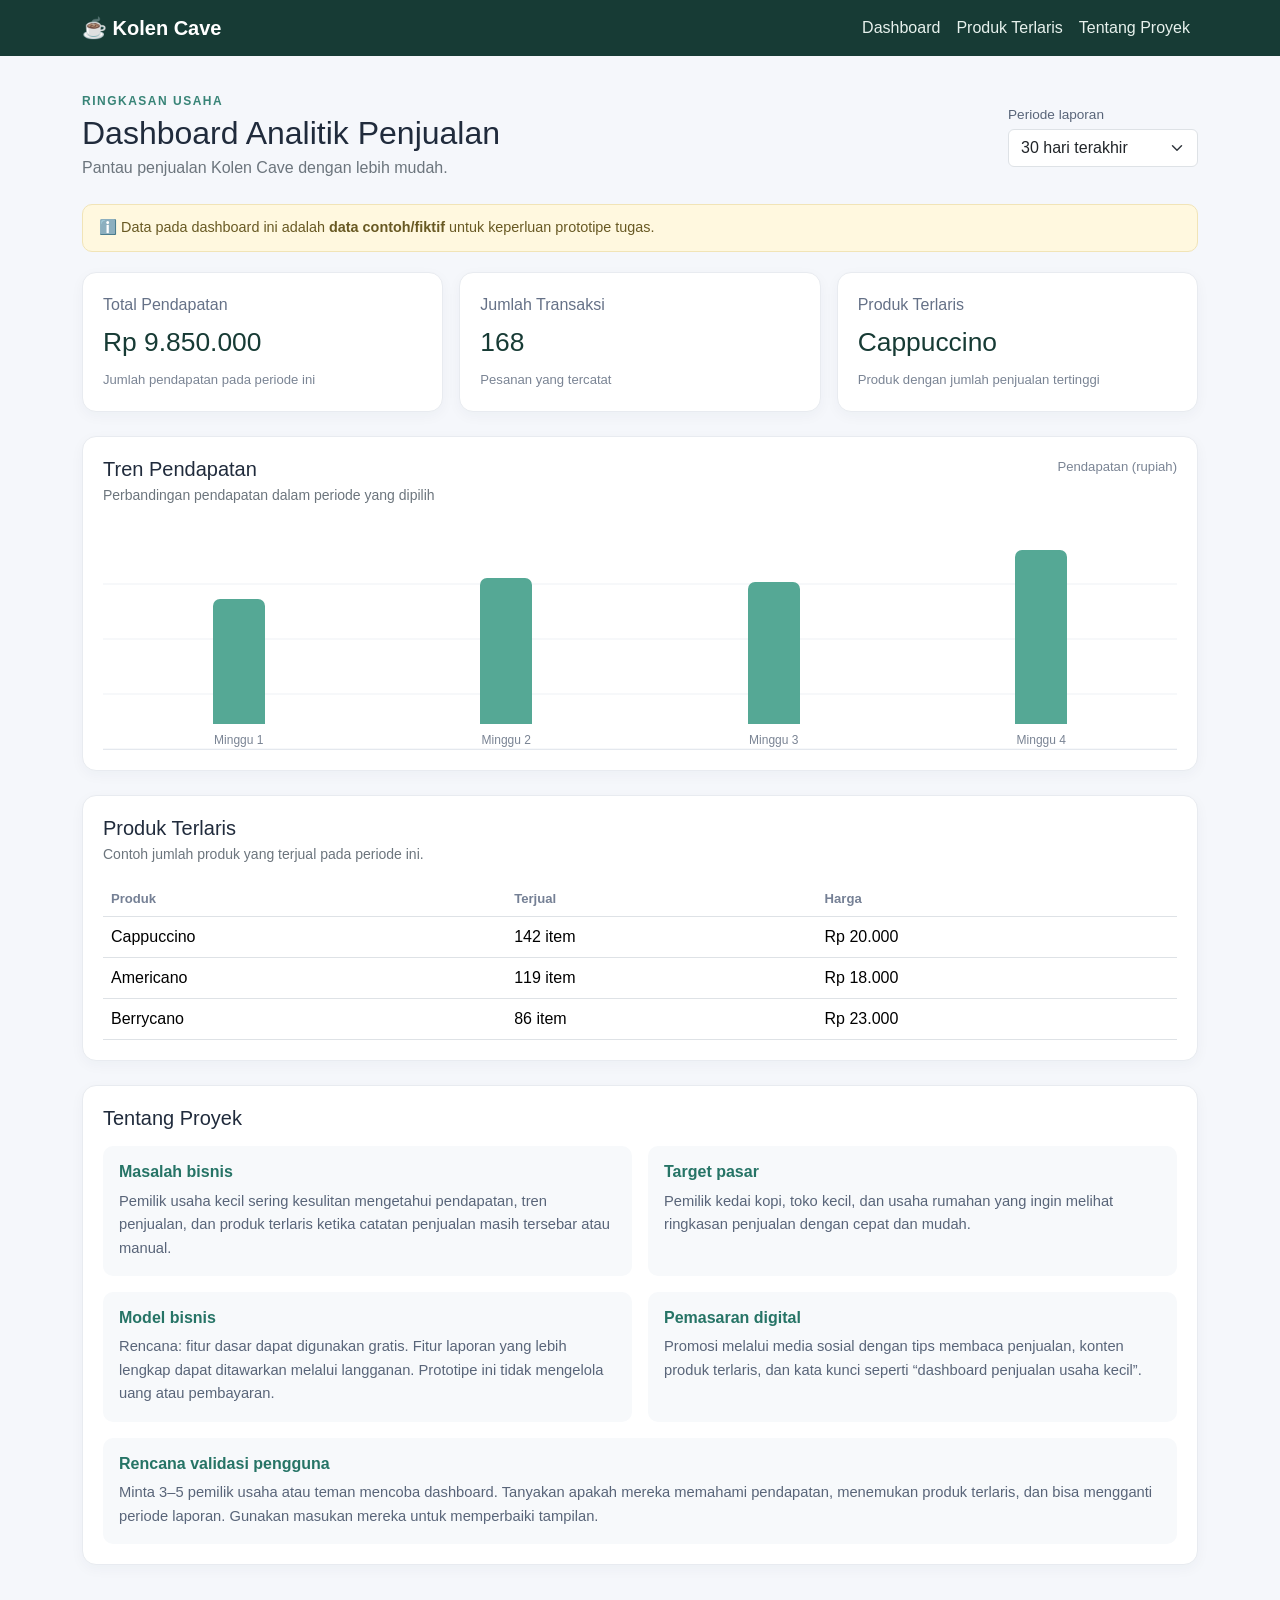
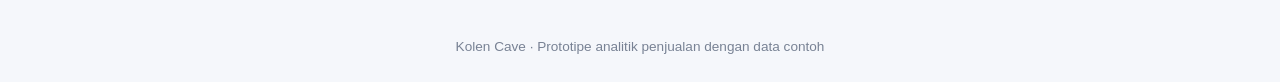
<file: index.html>
<!doctype html>
<html lang="id">
<head>
  <meta charset="utf-8">
  <meta name="viewport" content="width=device-width, initial-scale=1">
  <title>Dashboard Penjualan | Kolen Cave</title>
  <link href="https://cdn.jsdelivr.net/npm/bootstrap@5.3.8/dist/css/bootstrap.min.css" rel="stylesheet">
  <link rel="stylesheet" href="TUGAS.css">
</head>
<body>
  <nav class="navbar navbar-expand-lg navbar-dark topbar">
    <div class="container">
      <a class="navbar-brand fw-bold" href="#dashboard">☕ Kolen Cave</a>
      <div class="navbar-nav ms-auto">
        <a class="nav-link" href="#dashboard">Dashboard</a>
        <a class="nav-link" href="#produk">Produk Terlaris</a>
        <a class="nav-link" href="#tentang">Tentang Proyek</a>
      </div>
    </div>
  </nav>

  <main class="container py-4" id="dashboard">
    <section class="page-heading d-flex flex-column flex-md-row justify-content-between align-items-md-center gap-3">
      <div>
        <p class="eyebrow mb-1">RINGKASAN USAHA</p>
        <h1 class="h2 mb-1">Dashboard Analitik Penjualan</h1>
        <p class="text-secondary mb-0">Pantau penjualan Kolen Cave dengan lebih mudah.</p>
      </div>
      <label class="period-control">Periode laporan
        <select id="period" class="form-select mt-1" aria-label="Pilih periode laporan">
          <option value="7">7 hari terakhir</option>
          <option value="30" selected>30 hari terakhir</option>
          <option value="90">90 hari terakhir</option>
        </select>
      </label>
    </section>

    <div class="sample-note mt-4">ℹ️ Data pada dashboard ini adalah <strong>data contoh/fiktif</strong> untuk keperluan prototipe tugas.</div>

    <section class="row g-3 mt-1" aria-label="Ringkasan penjualan">
      <div class="col-12 col-sm-6 col-lg-4">
        <article class="summary-card">
          <p>Total Pendapatan</p>
          <h2 id="revenue">Rp 0</h2>
          <span>Jumlah pendapatan pada periode ini</span>
        </article>
      </div>
      <div class="col-12 col-sm-6 col-lg-4">
        <article class="summary-card">
          <p>Jumlah Transaksi</p>
          <h2 id="transactions">0</h2>
          <span>Pesanan yang tercatat</span>
        </article>
      </div>
      <div class="col-12 col-sm-6 col-lg-4">
        <article class="summary-card">
          <p>Produk Terlaris</p>
          <h2 id="favorite">-</h2>
          <span>Produk dengan jumlah penjualan tertinggi</span>
        </article>
      </div>
    </section>

    <section class="panel mt-4" aria-labelledby="chart-title">
      <div class="d-flex justify-content-between align-items-start flex-wrap gap-2">
        <div>
          <h2 id="chart-title" class="h5 mb-1">Tren Pendapatan</h2>
          <p class="text-secondary small mb-0">Perbandingan pendapatan dalam periode yang dipilih</p>
        </div>
        <span class="chart-label">Pendapatan (rupiah)</span>
      </div>
      <div id="salesChart" class="chart mt-4" role="img" aria-label="Grafik batang pendapatan"></div>
    </section>

    <section class="panel mt-4" id="produk">
      <div class="mb-3">
        <h2 class="h5 mb-1">Produk Terlaris</h2>
        <p class="text-secondary small mb-0">Contoh jumlah produk yang terjual pada periode ini.</p>
      </div>
      <div class="table-responsive">
        <table class="table align-middle mb-0">
          <thead><tr><th>Produk</th><th>Terjual</th><th>Harga</th></tr></thead>
          <tbody id="productRows"></tbody>
        </table>
      </div>
    </section>

    <section class="panel mt-4" id="tentang">
      <h2 class="h5 mb-3">Tentang Proyek</h2>
      <div class="row g-3">
        <div class="col-md-6"><div class="info-box"><h3>Masalah bisnis</h3><p>Pemilik usaha kecil sering kesulitan mengetahui pendapatan, tren penjualan, dan produk terlaris ketika catatan penjualan masih tersebar atau manual.</p></div></div>
        <div class="col-md-6"><div class="info-box"><h3>Target pasar</h3><p>Pemilik kedai kopi, toko kecil, dan usaha rumahan yang ingin melihat ringkasan penjualan dengan cepat dan mudah.</p></div></div>
        <div class="col-md-6"><div class="info-box"><h3>Model bisnis</h3><p>Rencana: fitur dasar dapat digunakan gratis. Fitur laporan yang lebih lengkap dapat ditawarkan melalui langganan. Prototipe ini tidak mengelola uang atau pembayaran.</p></div></div>
        <div class="col-md-6"><div class="info-box"><h3>Pemasaran digital</h3><p>Promosi melalui media sosial dengan tips membaca penjualan, konten produk terlaris, dan kata kunci seperti “dashboard penjualan usaha kecil”.</p></div></div>
        <div class="col-12"><div class="info-box"><h3>Rencana validasi pengguna</h3><p>Minta 3–5 pemilik usaha atau teman mencoba dashboard. Tanyakan apakah mereka memahami pendapatan, menemukan produk terlaris, dan bisa mengganti periode laporan. Gunakan masukan mereka untuk memperbaiki tampilan.</p></div></div>
      </div>
    </section>
  </main>

  <footer class="text-center py-4 mt-4">Kolen Cave · Prototipe analitik penjualan dengan data contoh</footer>
  <script src="tugas.js"></script>
</body>
</html>
</file>
<file: TUGAS.css>
html {
  scroll-behavior: smooth;
}

body {
  background: #f5f7fb;
  color: #202b3c;
  font-family: Arial, sans-serif;
}

.topbar {
  background: #173b35;
}

.topbar .nav-link {
  color: #e7f1ed;
}

.page-heading {
  padding-top: 12px;
}

.eyebrow {
  color: #388477;
  font-size: 0.75rem;
  font-weight: bold;
  letter-spacing: 1.5px;
}

.period-control {
  min-width: 190px;
  color: #596579;
  font-size: 0.85rem;
}

.sample-note {
  padding: 12px 16px;
  background: #fff8df;
  border: 1px solid #f1e4b7;
  border-radius: 10px;
  color: #685923;
  font-size: 0.9rem;
}

.summary-card,
.panel {
  height: 100%;
  padding: 20px;
  background: #fff;
  border: 1px solid #e8ebf0;
  border-radius: 14px;
  box-shadow: 0 4px 14px rgba(27, 45, 70, 0.04);
}

.summary-card p {
  margin-bottom: 10px;
  color: #657187;
}

.summary-card h2 {
  margin-bottom: 8px;
  color: #173b35;
  font-size: 1.65rem;
}

.summary-card span,
.chart-label {
  color: #7a8494;
  font-size: 0.82rem;
}

.chart {
  display: flex;
  height: 220px;
  align-items: end;
  justify-content: space-around;
  gap: 12px;
  padding: 15px 8px 0;
  border-bottom: 1px solid #e4e8ee;
  background: repeating-linear-gradient(to bottom, transparent 0, transparent 53px, #eef1f5 54px, transparent 55px);
}

.chart-item {
  display: flex;
  width: 12%;
  height: 100%;
  flex-direction: column;
  align-items: center;
  justify-content: end;
  gap: 7px;
  color: #7a8494;
  font-size: 0.75rem;
}

.chart-bar {
  width: 100%;
  max-width: 52px;
  min-height: 5px;
  background: #55a895;
  border-radius: 7px 7px 0 0;
}

.table thead th {
  color: #758095;
  font-size: 0.82rem;
  font-weight: 600;
}

.info-box {
  height: 100%;
  padding: 16px;
  background: #f7f9fb;
  border-radius: 10px;
}

.info-box h3 {
  color: #267466;
  font-size: 1rem;
  font-weight: bold;
}

.info-box p {
  margin-bottom: 0;
  color: #596579;
  font-size: 0.92rem;
  line-height: 1.6;
}

footer {
  color: #788294;
  font-size: 0.85rem;
}

@media (max-width: 576px) {
  .summary-card,
  .panel {
    padding: 16px;
  }
  .chart {
    gap: 5px;
  }
  .chart-item {
    font-size: 0.65rem;
  }
}
</file>
